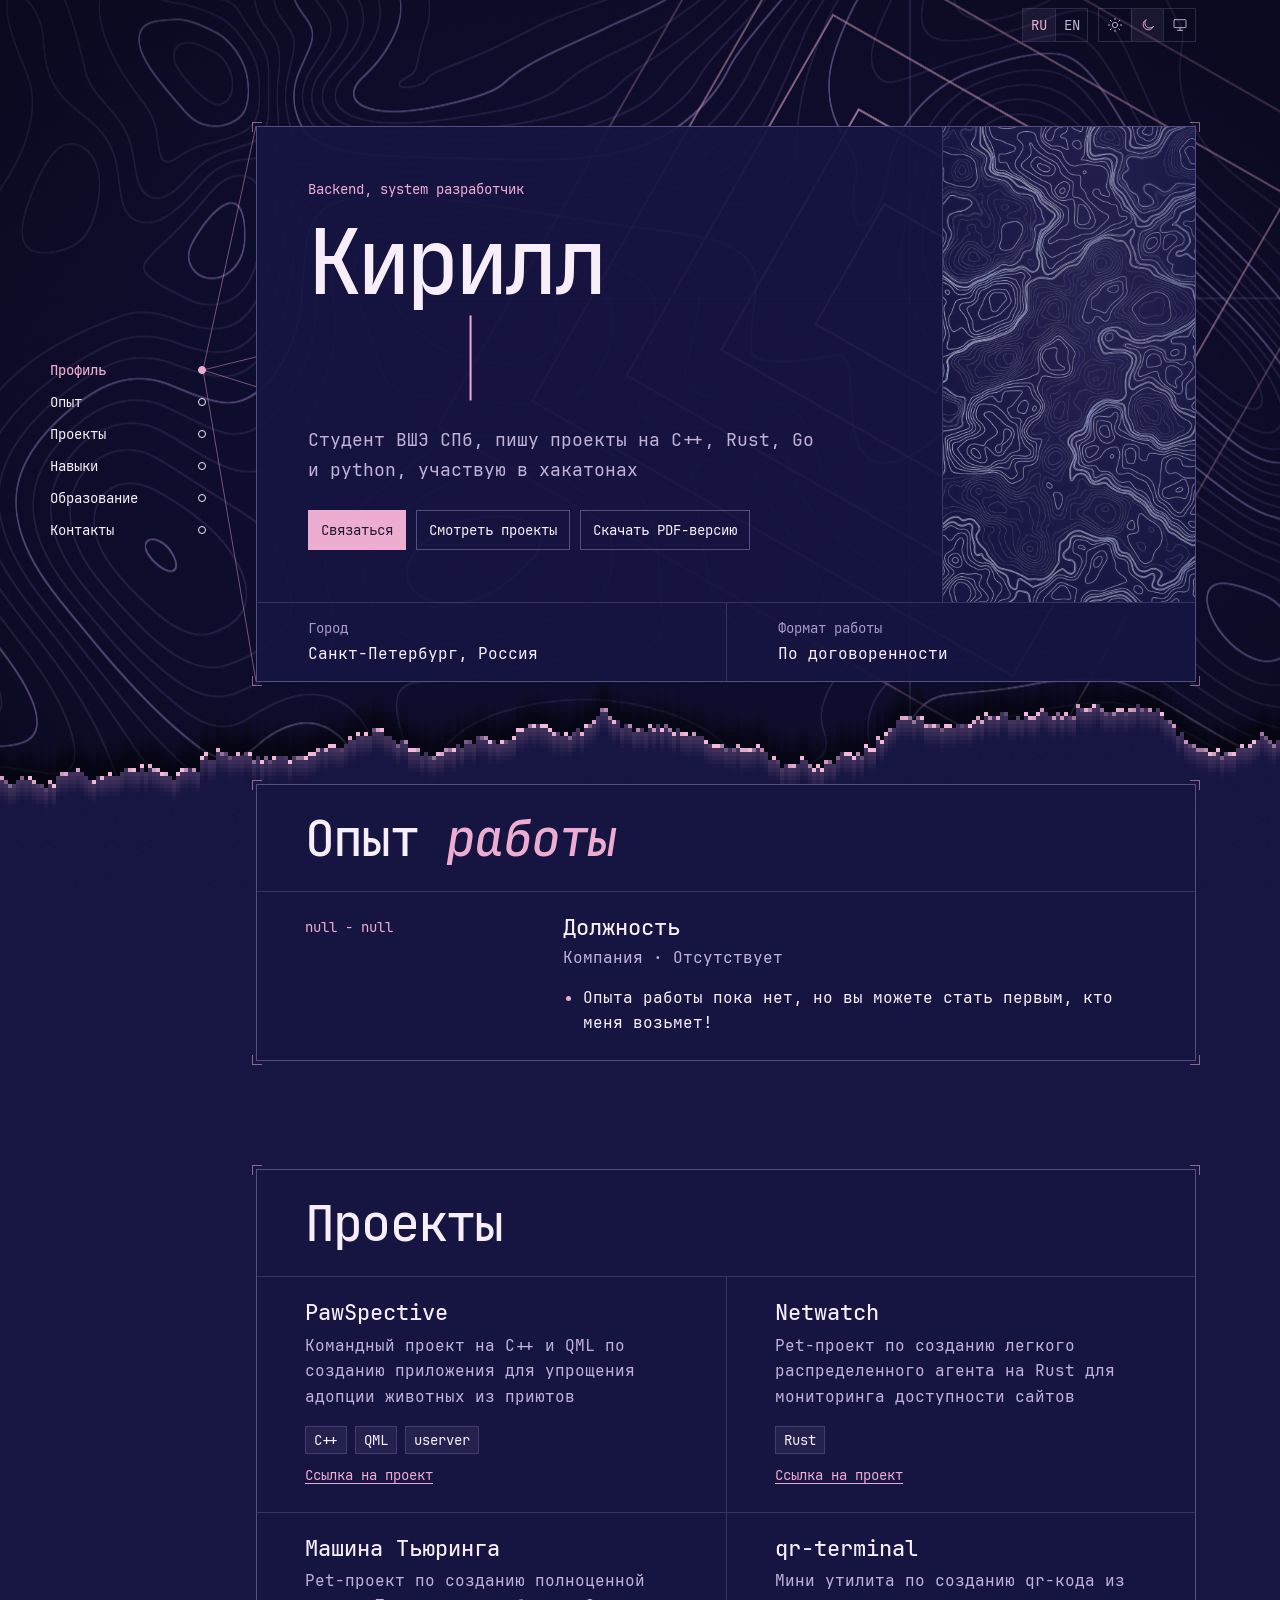
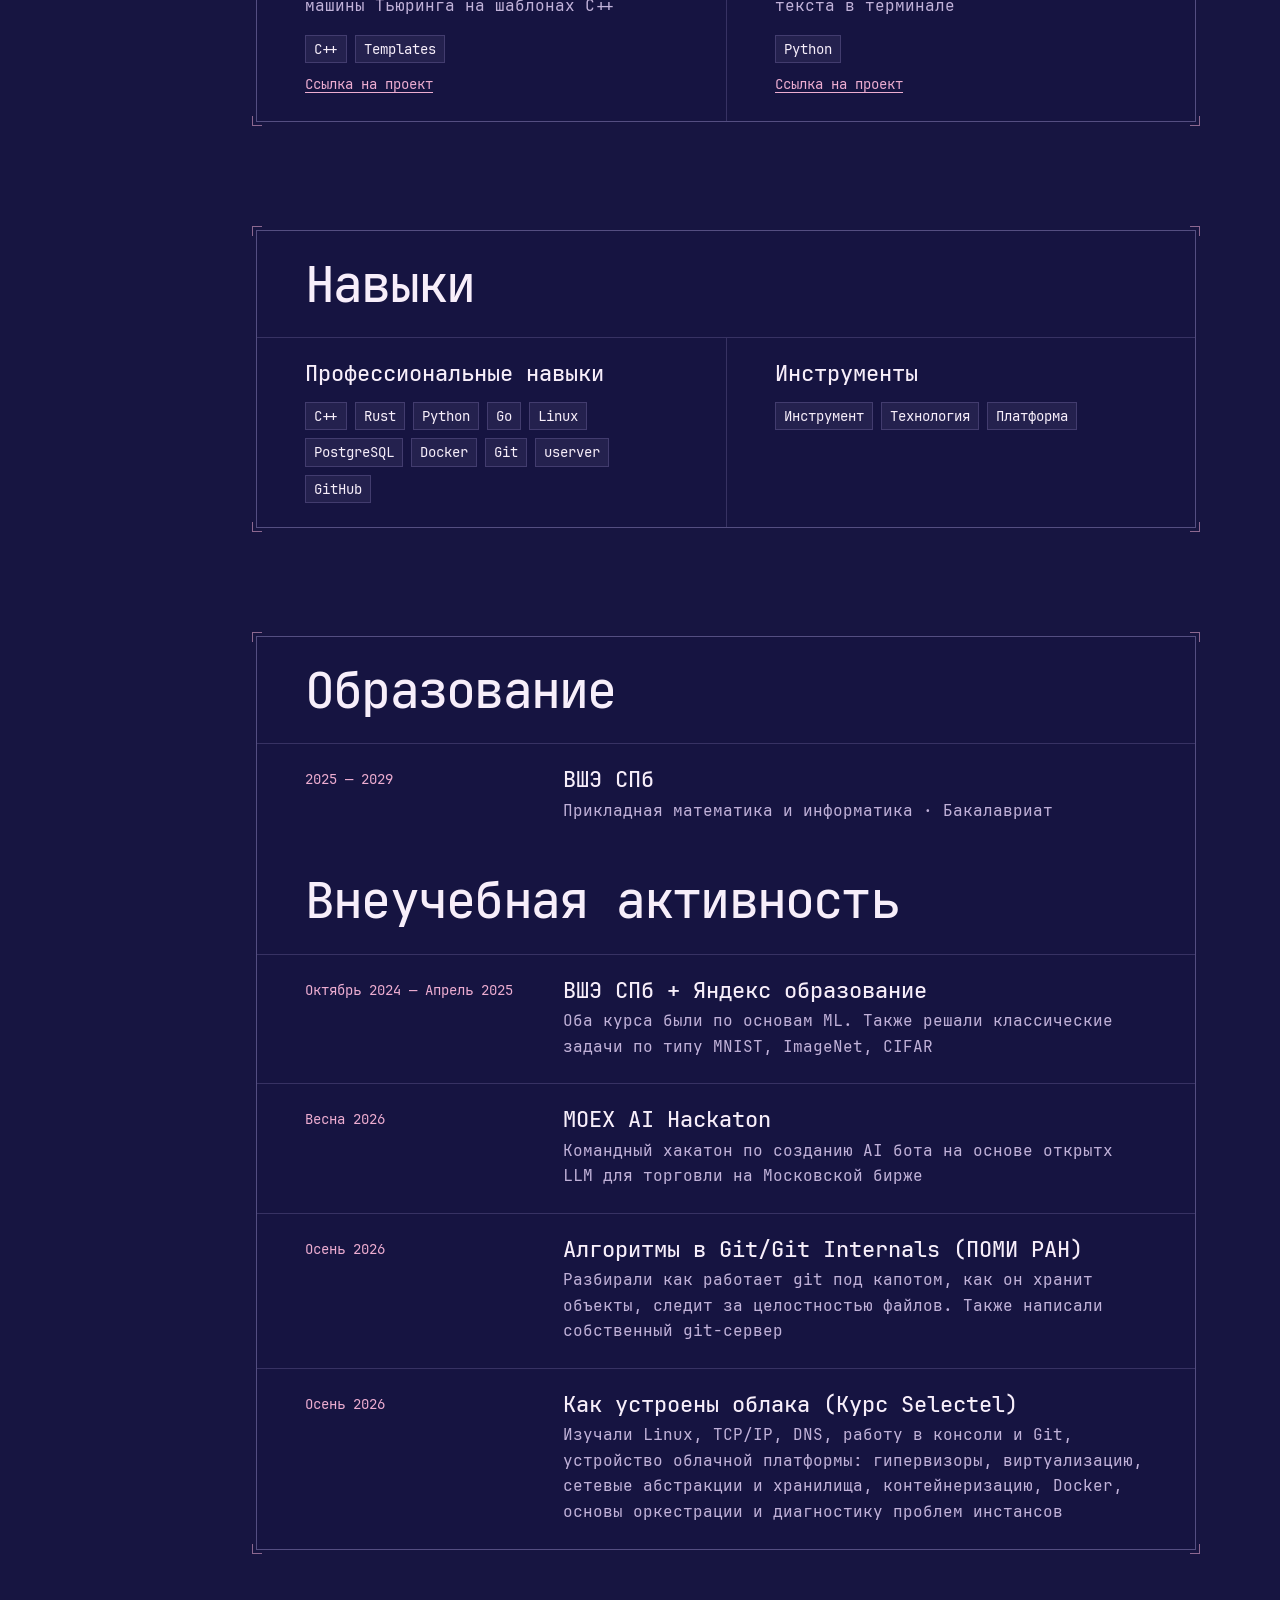
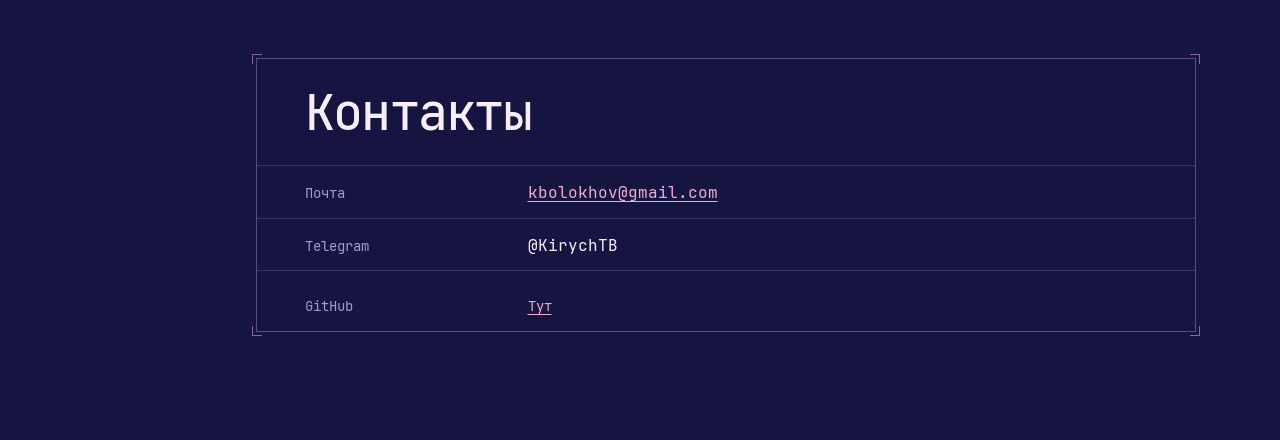
<file: index.html>
<!doctype html>
<html lang="ru" data-eff="dark">
<head>
<meta charset="utf-8">
<meta name="viewport" content="width=device-width,initial-scale=1">
<meta name="description" content="Resume." data-en-content="Kirill Bolokhov’s resume, with projects, technical skills, and education.">
<title data-en="Kirill Bolokhov — Resume">Bolokhov Kirill - resume</title>
<link rel="alternate" hreflang="ru" href="./index.html">
<link rel="alternate" hreflang="en" href="./index.html?lang=en">
<link rel="stylesheet" href="./assets/styles.css">
<link rel="preload" as="image" href="./assets/topographic-contours.webp" type="image/webp" media="screen and (width > 560px)">
<script src="./assets/language-switch.js" defer></script>
<script src="./assets/hero-typing.js" defer></script>
<script src="./assets/background.js" defer></script>
<script src="./assets/main.js" defer></script>
</head>
<body>
<canvas id="gl" aria-hidden="true"></canvas>
<svg class="section-connector" aria-hidden="true" focusable="false">
  <defs>
    <mask id="section-connector-mask" maskUnits="userSpaceOnUse" x="0" y="0" width="100%" height="100%">
      <rect width="100%" height="100%" fill="white"/>
      <path fill="black"/>
    </mask>
  </defs>
  <g mask="url(#section-connector-mask)"></g>
</svg>

<nav class="nav" aria-label="Разделы резюме" data-en-aria-label="Resume sections">
  <ul class="section-links" id="toc" role="list">
    <li><a href="#profile" aria-current="location" data-en="Profile">Профиль</a></li>
    <li><a href="#experience" data-en="Experience">Опыт</a></li>
    <li><a href="#projects" data-en="Projects">Проекты</a></li>
    <li><a href="#skills" data-en="Skills">Навыки</a></li>
    <li><a href="#education" data-en="Education">Образование</a></li>
    <li><a href="#contacts" data-en="Contact">Контакты</a></li>
  </ul>
</nav>

<main>
  <header class="hero" id="profile" aria-labelledby="profile-title" tabindex="-1">
    <div class="page-controls">
      <div class="pinned-actions">
        <a class="button primary" href="#contacts" data-en="Contact">Связаться</a>
        <a class="button" href="./assets/resume-ru.pdf" download data-en-href="./assets/resume-en.pdf" data-en="Download PDF">Скачать PDF</a>
      </div>
      <nav class="languages" aria-label="Язык сайта" data-en-aria-label="Site language">
        <a href="./index.html" lang="ru" hreflang="ru" aria-label="Русский" aria-current="page">RU</a>
        <a href="./index.html?lang=en" lang="en" hreflang="en" aria-label="English">EN</a>
      </nav>
      <div class="themes" id="themes" role="group" aria-label="Цветовая тема" data-en-aria-label="Color theme" hidden>
        <button type="button" data-m="light" aria-label="Светлая тема" title="Светлая тема" data-en-aria-label="Light theme" data-en-title="Light theme" aria-pressed="false"><svg viewBox="0 0 24 24" aria-hidden="true"><circle cx="12" cy="12" r="4"/><path d="M12 2v2M12 20v2M4.9 4.9l1.4 1.4M17.7 17.7l1.4 1.4M2 12h2M20 12h2M4.9 19.1l1.4-1.4M17.7 6.3l1.4-1.4"/></svg></button>
        <button type="button" data-m="dark" aria-label="Тёмная тема" title="Тёмная тема" data-en-aria-label="Dark theme" data-en-title="Dark theme" aria-pressed="true"><svg viewBox="0 0 24 24" aria-hidden="true"><path d="M20 14.5A8 8 0 1 1 9.5 4a6.5 6.5 0 0 0 10.5 10.5z"/></svg></button>
        <button type="button" data-m="system" aria-label="Системная тема" title="Системная тема" data-en-aria-label="System theme" data-en-title="System theme" aria-pressed="false"><svg viewBox="0 0 24 24" aria-hidden="true"><rect x="3" y="4" width="18" height="12" rx="1"/><path d="M12 16v4M8 20h8"/></svg></button>
      </div>
    </div>
    <div class="col hero-card">
      <div class="hero-copy">
        <p class="eyebrow" data-en="Backend and Systems Developer">Backend, system разработчик</p>
        <h1 id="profile-title"><span data-en="Kirill">Кирилл</span> <em class="surname" data-mistyped="&lt;jlj" data-en-data-mistyped="Ищоло"><span class="surname-text" data-en="Bolokhov">Болохов</span><span class="surname-typing" aria-hidden="true" hidden><span class="surname-prefix"></span><span class="surname-tail"><span class="surname-letter"></span><span class="surname-cursor"></span></span></span></em></h1>
        <p class="summary" data-en="I study at HSE University in St. Petersburg, build projects in C++, Rust, Go, and Python, and take part in hackathons.">Студент ВШЭ СПб, пишу проекты на C++, Rust, Go и python, участвую в хакатонах</p>
        <div class="actions">
          <a class="button primary" href="#contacts" data-en="Get in touch">Связаться</a>
          <a class="button" href="#projects" data-en="View projects">Смотреть проекты</a>
          <a class="button" href="./assets/resume-ru.pdf" download data-en-href="./assets/resume-en.pdf" data-en="Download PDF">Скачать PDF-версию</a>
        </div>
      </div>
      <div class="mark" aria-hidden="true"></div>
      <dl class="profile-details">
        <div><dt data-en="Location">Город</dt><dd data-en="St. Petersburg, Russia">Санкт-Петербург, Россия</dd></div>
        <div><dt data-en="Work arrangement">Формат работы</dt><dd data-en="Open to discussion">По договоренности</dd></div>
      </dl>
    </div>
  </header>

  <section class="paper" id="experience" aria-labelledby="experience-title" tabindex="-1">
    <div class="col">
      <header class="intro"><h2 id="experience-title"><span data-en="Work">Опыт</span> <em data-en="experience">работы</em></h2></header>
      <div class="cell" data-lang-only="en" hidden><p>I’m looking for my first professional role.</p></div>
      <article class="entry" data-lang-only="ru">
        <p class="entry-period">null - null</p>
        <div>
          <h3>Должность</h3>
          <p class="entry-meta">Компания · Отсутствует</p>
          <ul class="achievements">
            <li>Опыта работы пока нет, но вы можете стать первым, кто меня возьмет!</li>
          </ul>
        </div>
      </article>
    </div>
  </section>

  <section class="gap" id="projects" aria-labelledby="projects-title" tabindex="-1">
    <div class="col">
      <header class="intro"><h2 id="projects-title" data-en="Projects">Проекты</h2></header>
      <div class="grid">
        <article class="cell">
          <h3>PawSpective</h3>
          <p data-en="A team project to build an app that makes it easier to adopt pets from shelters.">Командный проект на C++ и QML по созданию приложения для упрощения адопции животных из приютов</p>
          <ul class="tags" aria-label="Технологии проекта" data-en-aria-label="Project technologies"><li data-en="C++">С++</li><li>QML</li><li>userver</li></ul>
          <a class="project-link" href="https://github.com/Pawspective" data-en="View on GitHub" data-en-aria-label="PawSpective on GitHub">Ссылка на проект</a>
        </article>
        <article class="cell">
          <h3>Netwatch</h3>
          <p data-en="A lightweight distributed monitoring agent that checks whether websites are reachable.">Pet-проект по созданию легкого распределенного агента на Rust для мониторинга доступности сайтов</p>
          <ul class="tags" aria-label="Технологии проекта" data-en-aria-label="Project technologies"><li>Rust</li></ul>
          <a class="project-link" href="https://github.com/Granzh/netwatch" data-en="View on GitHub" data-en-aria-label="Netwatch on GitHub">Ссылка на проект</a>
        </article>
        <article class="cell">
          <h3 data-en="Turing Machine">Машина Тьюринга</h3>
          <p data-en="A Turing machine implemented with C++ templates.">Pet-проект по созданию полноценной машины Тьюринга на шаблонах C++</p>
          <ul class="tags" aria-label="Технологии проекта" data-en-aria-label="Project technologies"><li>C++</li><li>Templates</li></ul>
          <a class="project-link" href="https://github.com/Granzh/Turing-Machine" data-en="View on GitHub" data-en-aria-label="Turing Machine on GitHub">Ссылка на проект</a>
        </article>
        <article class="cell">
          <h3>qr-terminal</h3>
          <p data-en="A command-line utility that generates QR codes from text.">Мини утилита по созданию qr-кода из текста в терминале</p>
          <ul class="tags" aria-label="Технологии проекта" data-en-aria-label="Project technologies"><li>Python</li></ul>
          <a class="project-link" href="https://github.com/Granzh/qr-terminal" data-en="View on GitHub" data-en-aria-label="qr-terminal on GitHub">Ссылка на проект</a>
        </article>
      </div>
    </div>

  </section>

  <section class="paper" id="skills" aria-labelledby="skills-title" tabindex="-1">
    <div class="col">
      <header class="intro"><h2 id="skills-title" data-en="Skills">Навыки</h2></header>
      <div class="grid">
        <div class="cell">
          <h3 data-en="Programming languages">Профессиональные навыки</h3>
          <ul class="tags"><li>C++</li><li>Rust</li><li>Python</li><li>Go</li><li data-lang-only="ru">Linux</li><li data-lang-only="ru">PostgreSQL</li><li data-lang-only="ru">Docker</li><li data-lang-only="ru">Git</li><li data-lang-only="ru">userver</li><li data-lang-only="ru">GitHub </li></ul>
        </div>
        <div class="cell">
          <h3 data-en="Tools and technologies">Инструменты</h3>
          <ul class="tags"><li data-lang-only="ru">Инструмент</li><li data-lang-only="ru">Технология</li><li data-lang-only="ru">Платформа</li><li data-lang-only="en" hidden>Linux</li><li data-lang-only="en" hidden>PostgreSQL</li><li data-lang-only="en" hidden>Docker</li><li data-lang-only="en" hidden>Git</li><li data-lang-only="en" hidden>userver</li><li data-lang-only="en" hidden>GitHub</li></ul>
        </div>
      </div>
    </div>
  </section>

  <section class="gap" id="education" aria-labelledby="education-title" tabindex="-1">
    <div class="col">
      <header class="intro"><h2 id="education-title" data-en="Education">Образование</h2></header>
      <article class="entry">
        <p class="entry-period" data-en="2025–2029">2025 — 2029</p>
        <div>
          <h3 data-en="HSE University, St. Petersburg">ВШЭ СПб</h3>
          <p class="entry-meta" data-en="Bachelor’s program in Applied Mathematics and Computer Science">Прикладная математика и информатика · Бакалавриат</p>
        </div>
      </article>

      <header class="intro"><h2 id="activities-title" data-en="Extracurricular activities">Внеучебная активность</h2></header>
      <article class="entry">
        <p class="entry-period" data-en="Oct 2024 – Apr 2025">Октябрь 2024 — Апрель 2025</p>
        <div>
          <h3 data-en="HSE University, St. Petersburg and Yandex Education">ВШЭ СПб + Яндекс образование</h3>
          <p class="entry-meta" data-en="Took two courses in machine learning fundamentals and worked on tasks using MNIST, ImageNet, and CIFAR.">Оба курса были по основам ML. Также решали классические задачи по типу MNIST, ImageNet, CIFAR</p>
        </div>
      </article>
      <article class="entry">
        <p class="entry-period" data-en="Spring 2026">Весна 2026</p>
        <div>
          <h3 data-en="MOEX AI Hackathon">MOEX AI Hackaton</h3>
          <p class="entry-meta" data-en="Worked in a team to build a trading bot for the Moscow Exchange using open LLMs.">Командный хакатон по созданию AI бота на основе открытх LLM для торговли на Московской бирже</p>
        </div>
      </article>

      <article class="entry">
        <p class="entry-period" data-en="Fall 2026">Осень 2026</p>
        <div>
          <h3 data-en="Git Algorithms and Internals (POMI RAS)">Алгоритмы в Git/Git Internals (ПОМИ РАН)</h3>
          <p class="entry-meta" data-en="Studied Git’s object storage and integrity checks and built a Git server.">Разбирали как работает git под капотом, как он хранит объекты, следит за целостностью файлов. Также написали собственный git-сервер</p>
        </div>
      </article>
      <article class="entry">
        <p class="entry-period" data-en="Fall 2026">Осень 2026</p>
        <div>
          <h3 data-en="How Clouds Work (Selectel course)">Как устроены облака (Курс Selectel)</h3>
          <p class="entry-meta" data-en="Studied Linux, TCP/IP, DNS, the command line, and Git, along with cloud infrastructure, hypervisors, virtualization, networking, storage, Docker, basic orchestration, and troubleshooting cloud instances.">Изучали Linux, TCP/IP, DNS, работу в консоли и Git, устройство облачной платформы: гипервизоры, виртуализацию, сетевые абстракции и хранилища, контейнеризацию, Docker, основы оркестрации и диагностику проблем инстансов</p>
        </div>
      </article>
    </div>
  </section>

  <section class="paper contacts" id="contacts" aria-labelledby="contacts-title" tabindex="-1">
    <div class="col">
      <header class="intro"><h2 id="contacts-title" data-en="Contact">Контакты</h2></header>
      <dl class="contact-list">
        <div><dt data-en="Email">Почта</dt><dd><a href="mailto:kbolokhov@gmail.com">kbolokhov@gmail.com</a></dd></div>
        <div><dt>Telegram</dt><dd>@KirychTB</dd></div>
        <div><dt>GitHub</dt><dd><a class="project-link" href="https://github.com/Granzh" data-en="Granzh" data-en-class="">Тут</a></dd></div>
      </dl>
    </div>
  </section>
</main>
</body>
</html>
</file>
<file: assets/styles.css>
@font-face {
  font-family: "JetBrains Mono";
  src: url("./fonts/JetBrainsMono-Regular.woff2") format("woff2");
  font-style: normal;
  font-weight: 400;
  font-display: swap;
}

@font-face {
  font-family: "JetBrains Mono";
  src: url("./fonts/JetBrainsMono-Medium.woff2") format("woff2");
  font-style: normal;
  font-weight: 500;
  font-display: swap;
}

@font-face {
  font-family: "JetBrains Mono";
  src: url("./fonts/JetBrainsMono-MediumItalic.woff2") format("woff2");
  font-style: italic;
  font-weight: 500;
  font-display: swap;
}

:root {
  --left: max(24px, calc((100vw - 1180px) / 2));
  --nav-width: 182px;
  --content-left: calc(var(--left) + var(--nav-width) + 24px);
  --mono: "JetBrains Mono", ui-monospace, Consolas, monospace;
  --fg: #f7eefa;
  --mut: #c1b2d9;
  --dim: #a998c6;
  --acc: #edadd1;
  --acc-hover: #ffd0e8;
  --on-acc: #201737;
  --line: rgba(197, 182, 243, .19);
  --line2: rgba(197, 182, 243, .36);
  --panel: rgba(197, 182, 243, .08);
  --pbg: #171541;
  color-scheme: dark;
}
html[data-eff="light"] {
  --fg: #201737;
  --mut: #5f4d72;
  --dim: #69567e;
  --acc: #8b346d;
  --acc-hover: #74275a;
  --on-acc: #f7eefa;
  --line: rgba(79, 54, 112, .19);
  --line2: rgba(79, 54, 112, .36);
  --panel: rgba(79, 54, 112, .08);
  --pbg: #f4eaf7;
  color-scheme: light;
}
* { box-sizing: border-box; }
html { background: var(--pbg); scroll-behavior: smooth; }
body { margin: 0; color: var(--fg); font: 1rem/1.6 var(--mono); }
a { color: inherit; }
button { font: inherit; }
[hidden] { display: none !important; }
:focus-visible { outline: 2px solid var(--acc); outline-offset: 3px; }
::selection { background: var(--acc); color: var(--on-acc); }
#gl { position: fixed; inset: 0; width: 100%; height: 100%; pointer-events: none; }

.nav {
  position: fixed;
  z-index: 2;
  inset: 0 auto 0 var(--left);
  width: var(--nav-width);
  display: grid;
  align-content: center;
  pointer-events: none;
}
.section-links {
  display: grid;
  margin: 0;
  padding: 0 26px 0 0;
  list-style: none;
}
.section-links a {
  position: relative;
  display: grid;
  grid-template-columns: minmax(0, 1fr) auto;
  align-items: center;
  gap: 6px;
  min-height: 32px;
  color: var(--fg);
  font-size: .875rem;
  line-height: 1.2;
  text-decoration: none;
  pointer-events: auto;
}
.section-links a::after {
  content: "";
  width: 6px;
  height: 6px;
  border: 1px solid currentColor;
  border-radius: 50%;
}
.section-links a:hover, .section-links a:focus-visible { color: var(--acc-hover); }
.section-links a[aria-current] { color: var(--acc); font-weight: 500; }
.section-links a[aria-current]::after { background: currentColor; }
.section-connector {
  position: fixed;
  inset: 0;
  width: 100%;
  height: 100%;
  opacity: .45;
  pointer-events: none;
}
.section-connector > g {
  fill: none;
  stroke: var(--acc);
  stroke-width: 1px;
}
.page-controls {
  position: absolute;
  z-index: 1;
  inset: 8px max(24px, calc(100% - var(--content-left) - 940px)) auto auto;
  display: flex;
  align-items: center;
  gap: 10px;
}
.pinned-actions { display: none; }
.languages, .themes {
  display: grid;
  grid-auto-flow: column;
  grid-auto-columns: 32px;
  border: 1px solid var(--line);
}
.languages a {
  display: grid;
  place-items: center;
  min-height: 32px;
  color: var(--mut);
  font: .875rem var(--mono);
  text-decoration: none;
}
.languages a + a { border-left: 1px solid var(--line); }
.languages a:hover { color: var(--fg); }
.languages a[aria-current] { color: var(--acc); background: var(--panel); }
@media screen and (prefers-reduced-motion: no-preference) {
  ::highlight(resume-strike) { text-decoration: line-through .075em; }
  ::highlight(resume-erased) { color: transparent; text-decoration-color: transparent; }
}
.themes button { display: grid; place-items: center; min-height: 32px; padding: 0; color: var(--mut); background: transparent; border: 0; cursor: pointer; }
.themes button + button { border-left: 1px solid var(--line); }
.themes button:hover { color: var(--fg); }
.themes button[aria-pressed="true"] { color: var(--acc); background: var(--panel); }
.themes svg { width: 16px; height: 16px; fill: none; stroke: currentColor; stroke-width: 1.4; stroke-linecap: round; }

main { position: relative; }
.col {
  position: relative;
  width: min(940px, calc(100% - var(--content-left) - 24px));
  margin-left: var(--content-left);
  border: 1px solid var(--line2);
  background: var(--pbg);
  background: color-mix(in srgb, var(--pbg) 94%, transparent);
}
.col::before {
  content: "";
  position: absolute;
  inset: -5px;
  pointer-events: none;
  background:
    linear-gradient(var(--acc), var(--acc)) left top / 10px 1px,
    linear-gradient(var(--acc), var(--acc)) left top / 1px 10px,
    linear-gradient(var(--acc), var(--acc)) right top / 10px 1px,
    linear-gradient(var(--acc), var(--acc)) right top / 1px 10px,
    linear-gradient(var(--acc), var(--acc)) left bottom / 10px 1px,
    linear-gradient(var(--acc), var(--acc)) left bottom / 1px 10px,
    linear-gradient(var(--acc), var(--acc)) right bottom / 10px 1px,
    linear-gradient(var(--acc), var(--acc)) right bottom / 1px 10px;
  background-repeat: no-repeat;
  opacity: .55;
}
.hero { position: relative; padding: clamp(48px, 14vh, 132px) 0 48px; }
.hero-card { display: grid; grid-template-columns: minmax(0, 1fr) minmax(126px, 27%); }
.hero-copy { padding: clamp(24px, 4vw, 56px); }
@media screen {
  .hero::after {
    content: "";
    position: fixed;
    z-index: 4;
    inset: 0 0 auto;
    height: 2px;
    background: var(--acc);
    opacity: var(--hero-line-opacity, 0);
    transform: var(--hero-line-transform, none);
    transform-origin: left center;
    pointer-events: none;
  }
  html {
    --pinned-header-height: 48px;
    scroll-padding-top: var(--pinned-header-height);
  }
  html[data-header-pinned] .page-controls {
    position: fixed;
    z-index: 3;
    inset: 2px 0 auto;
    height: calc(var(--pinned-header-height) - 2px);
    padding-inline: clamp(8px, 3vw, 32px);
    border-bottom: 1px solid var(--line);
    background: var(--pbg);
  }
  html[data-header-pinned] .pinned-actions {
    display: flex;
    gap: 8px;
    margin-inline-end: auto;
  }
  .pinned-actions .button {
    min-height: 32px;
    padding: 4px 10px;
    white-space: nowrap;
  }
}
@media screen and (prefers-reduced-motion: no-preference) {
  html[data-header-pinned] .page-controls { animation: pinned-controls 180ms ease-out; }
  @keyframes pinned-controls {
    from { opacity: 0; transform: translateY(-6px); }
  }
}
@media screen and (prefers-reduced-motion: reduce) {
  .hero::after { opacity: 0; transform: none; }
  html[data-header-pinned] .hero::after { opacity: 1; }
}
.eyebrow, .entry-period, dt, .tags, .button { font-family: var(--mono); font-size: .875rem; }
.eyebrow { margin: 0; color: var(--acc); }
h1, h2, h3 { font-weight: 500; line-height: 1.08; overflow-wrap: anywhere; }
h1 { margin: 13px 0 0; font-size: clamp(2.5rem, 7vw, 5.75rem); letter-spacing: -.055em; }
h1 em, h2 em { color: var(--acc); }
.surname { position: relative; display: inline-block; max-width: 100%; }
.surname[data-mode] .surname-text { opacity: 0; }
.surname-typing { position: absolute; inset: 0; }
.surname-tail { position: relative; }
.surname-letter:empty::before {
  content: "\00a0";
  display: inline-block;
  inline-size: 0;
  white-space: nowrap;
}
.surname-cursor {
  position: absolute;
  inset-inline-start: 100%;
  inset-block-start: 50%;
  translate: 0 -50%;
  width: .6em;
  height: .95em;
  background: currentColor;
  transition: width 130ms ease-out;
}
.surname-letter:not(:empty) + .surname-cursor { margin-inline-start: .16em; }
.surname[data-mode="insert"] .surname-cursor { width: 2px; }
@media (prefers-reduced-motion: reduce), print {
  .surname[data-mode] .surname-text { opacity: 1; }
  .surname-typing { display: none; }
}
h2 { margin: 0; font-size: clamp(1.85rem, 4vw, 3.15rem); letter-spacing: -.035em; }
h3 { margin: 0; font-size: 1.35rem; }
.summary { max-width: 47ch; margin: 18px 0 0; color: var(--mut); font-size: 1.15rem; }
.actions { display: flex; flex-wrap: wrap; gap: 10px; margin-top: 26px; }
.button { display: inline-flex; align-items: center; padding: 8px 12px; border: 1px solid var(--line2); text-decoration: none; }
.button:hover { border-color: var(--acc); background: var(--panel); }
.button.primary { color: var(--on-acc); background: var(--acc); border-color: var(--acc); }
.button.primary:hover { background: var(--acc-hover); border-color: var(--acc-hover); }
.mark {
  position: relative;
  isolation: isolate;
  border-left: 1px solid var(--line);
  overflow: hidden;
  background:
    radial-gradient(ellipse at 60% 35%, var(--panel), transparent 75%),
    var(--pbg);
}
@media screen and (width > 560px) {
  .mark::before {
    content: "";
    position: absolute;
    inset: 0;
    background: url("./topographic-contours.webp") center / cover no-repeat;
    mix-blend-mode: screen;
    opacity: .88;
  }
  html[data-eff="light"] .mark::before {
    filter: invert(1);
    mix-blend-mode: multiply;
    opacity: .65;
  }
}
.profile-details { display: grid; grid-column: 1 / -1; grid-template-columns: repeat(2, minmax(0, 1fr)); margin: 0; border-top: 1px solid var(--line); }
.profile-details > div { padding: 14px clamp(24px, 4vw, 56px); }
.profile-details > div + div { border-left: 1px solid var(--line); }
dt { color: var(--dim); overflow-wrap: anywhere; }
dd { margin: 2px 0 0; overflow-wrap: anywhere; }

.paper, .gap { padding: clamp(24px, 6vh, 64px) 0; }
.intro { padding: 26px clamp(24px, 4vw, 48px); border-bottom: 1px solid var(--line); }
.entry { display: grid; grid-template-columns: minmax(145px, 1fr) minmax(0, 2.5fr); gap: 14px 24px; padding: 24px clamp(24px, 4vw, 48px); }
.entry + .entry { border-top: 1px solid var(--line); }
.entry-period { margin: 0; color: var(--acc); }
.entry-meta { margin: 6px 0 0; color: var(--mut); }
.achievements { margin: 14px 0 0; padding-left: 20px; }
.achievements li + li { margin-top: 5px; }
.achievements li::marker { color: var(--acc); }
.grid { display: grid; grid-template-columns: repeat(2, minmax(0, 1fr)); }
.cell { min-width: 0; padding: 24px clamp(24px, 4vw, 48px); }
.cell:nth-child(even) { border-left: 1px solid var(--line); }
.cell:nth-child(n+3) { border-top: 1px solid var(--line); }
.cell p { color: var(--mut); margin: 8px 0 0; }
.project-link { display: inline-block; margin-top: 10px; font-size: .875rem; }
.tags { display: flex; flex-wrap: wrap; gap: 8px; list-style: none; padding: 0; margin: 16px 0 0; }
.tags li { max-width: 100%; padding: 2px 8px; background: var(--panel); border: 1px solid var(--line); overflow-wrap: anywhere; }
.contacts {
  --footer-space: clamp(54px, 12vh, 112px);
  padding-bottom: var(--footer-space);
  background: linear-gradient(transparent, var(--footer-color, var(--pbg)) 70%) bottom / 100% var(--footer-space) no-repeat;
}
html[data-eff="light"] .contacts { --footer-color: #fff; }
.contact-list { margin: 0; }
.contact-list > div { display: grid; grid-template-columns: minmax(90px, 1fr) minmax(0, 3fr); gap: 16px; align-items: baseline; padding: 12px clamp(24px, 4vw, 48px); }
.contact-list > div + div { border-top: 1px solid var(--line); }
.project-link, .contact-list a { color: var(--acc); text-underline-offset: .18em; }

@media screen and (prefers-reduced-motion: no-preference) {
  [data-scroll-reveal="pending"] { opacity: 0; }
  [data-scroll-reveal="shown"] {
    animation: scroll-reveal 420ms cubic-bezier(.2, .7, .3, 1);
  }
  @keyframes scroll-reveal {
    from {
      opacity: 0;
      transform: translate(var(--reveal-x, 0px), var(--reveal-y, 14px));
    }
    to { opacity: 1; transform: translate(0, 0); }
  }
}

@media screen and (width > 560px) and (prefers-reduced-motion: no-preference) {
  :is(#projects, #skills) .grid { overflow-x: clip; }
  :is(#projects, #skills) .grid > .cell {
    --reveal-x: -36px;
    --reveal-y: 0px;
  }
  :is(#projects, #skills) .grid > .cell:nth-child(even) { --reveal-x: 36px; }
}

@media screen and (max-width: 900px), screen and (max-height: 510px) {
  html {
    --nav-row-height: 2.125rem;
    --nav-height: var(--nav-row-height);
    scroll-padding-top: calc(var(--nav-height) + var(--pinned-header-height) + 9px);
  }
  .nav {
    position: sticky;
    inset: 0 auto auto;
    display: block;
    width: auto;
    padding-inline: 12px;
    background: var(--pbg);
    border-bottom: 1px solid var(--line2);
  }
  html[data-header-pinned] .nav { top: var(--pinned-header-height); }
  .section-connector { display: none; }
  .section-links {
    grid-template-columns: repeat(6, minmax(0, 1fr));
    column-gap: 8px;
    max-width: 650px;
    margin-inline: auto;
    padding: 0;
  }
  .section-links a { min-height: var(--nav-row-height); font-size: .75rem; overflow-wrap: anywhere; }
  .page-controls { right: 16px; }
  .col { width: auto; margin-inline: 16px; }
}
@media screen and (max-width: 560px) {
  html { --nav-height: calc(2 * var(--nav-row-height)); }
  .section-links { grid-template-columns: repeat(3, minmax(0, 1fr)); }
  .hero-card, .grid, .entry { grid-template-columns: minmax(0, 1fr); }
  .mark { display: none; }
  .cell:nth-child(even) { border-left: 0; }
  .cell + .cell { border-top: 1px solid var(--line); }
  .profile-details > div { padding-inline: 14px; }
  html[data-header-pinned] .page-controls { gap: 5px; padding-inline: 8px; }
  .pinned-actions .button { padding-inline: 5px; font-size: .6875rem; }
  html[data-header-pinned] .pinned-actions { gap: 4px; }
  html[data-header-pinned] .page-controls :is(.languages, .themes) { grid-auto-columns: 24px; }
}
@media (prefers-reduced-motion: reduce) {
  html { scroll-behavior: auto; }
}
@media print {
  @page { size: A4; margin: 12mm; }
  html[data-eff] {
    --mono: Consolas, monospace;
    --fg: #201737;
    --mut: #4e405f;
    --dim: #4e405f;
    --acc: #74275a;
    --line: #ddd1e4;
    --line2: #ddd1e4;
    --panel: transparent;
    --pbg: #fff;
    color-scheme: light;
  }
  #gl, .nav, .section-connector, .page-controls, .actions, .mark, .col::before { display: none; }
  body { font: 11pt/1.4 Georgia, serif; }
  .hero, .paper, .gap { padding: 5px 0; }
  .hero-card { display: block; }
  .col { width: auto; margin: 0; }
  .hero-copy, .intro, .entry, .cell, .contact-list > div, .profile-details > div { padding: 9px 14px; }
  h1 { font-size: 33pt; margin-top: 6px; }
  h2 { font-size: 19pt; }
  h3 { font-size: 13pt; }
  .summary { max-width: 65ch; font-size: inherit; margin-top: 8px; }
  .tags, .achievements { margin-top: 9px; }
  .intro { break-after: avoid; }
  .entry, .cell { break-inside: avoid; }
}
</file>
